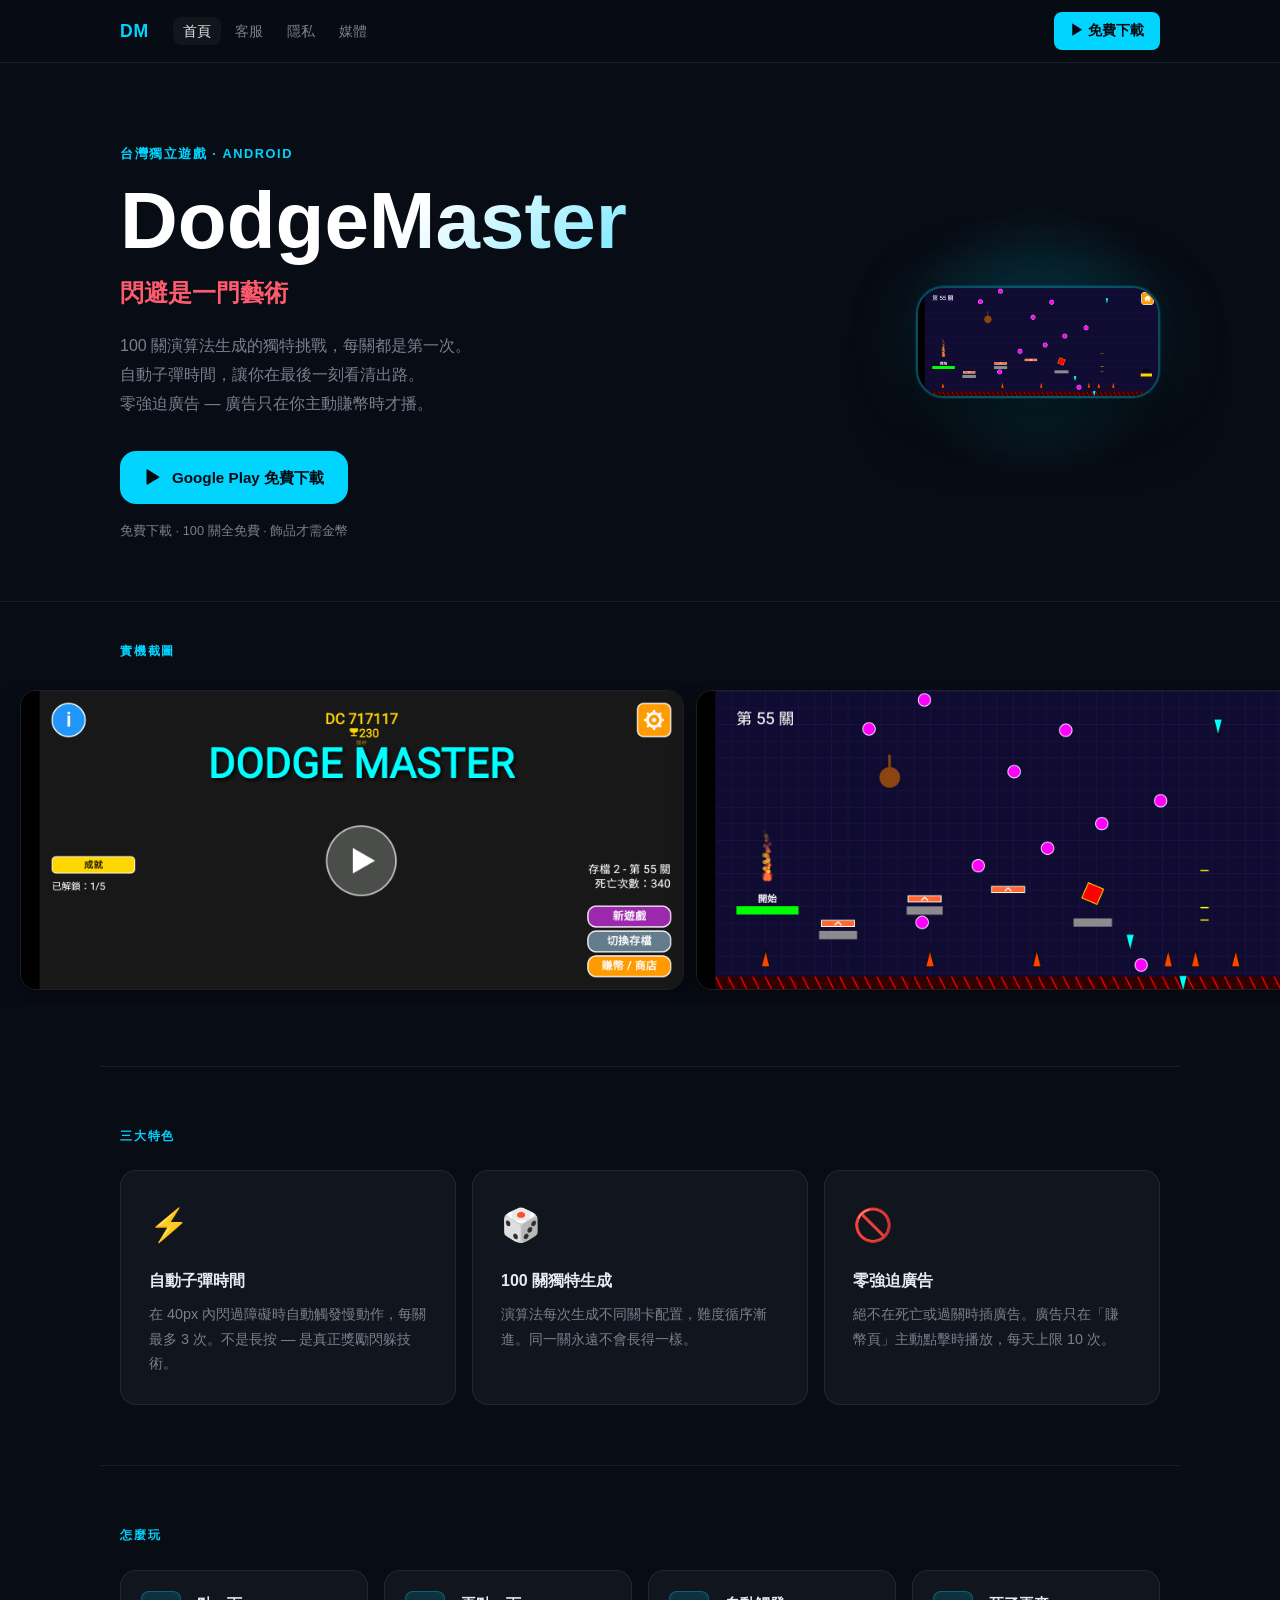
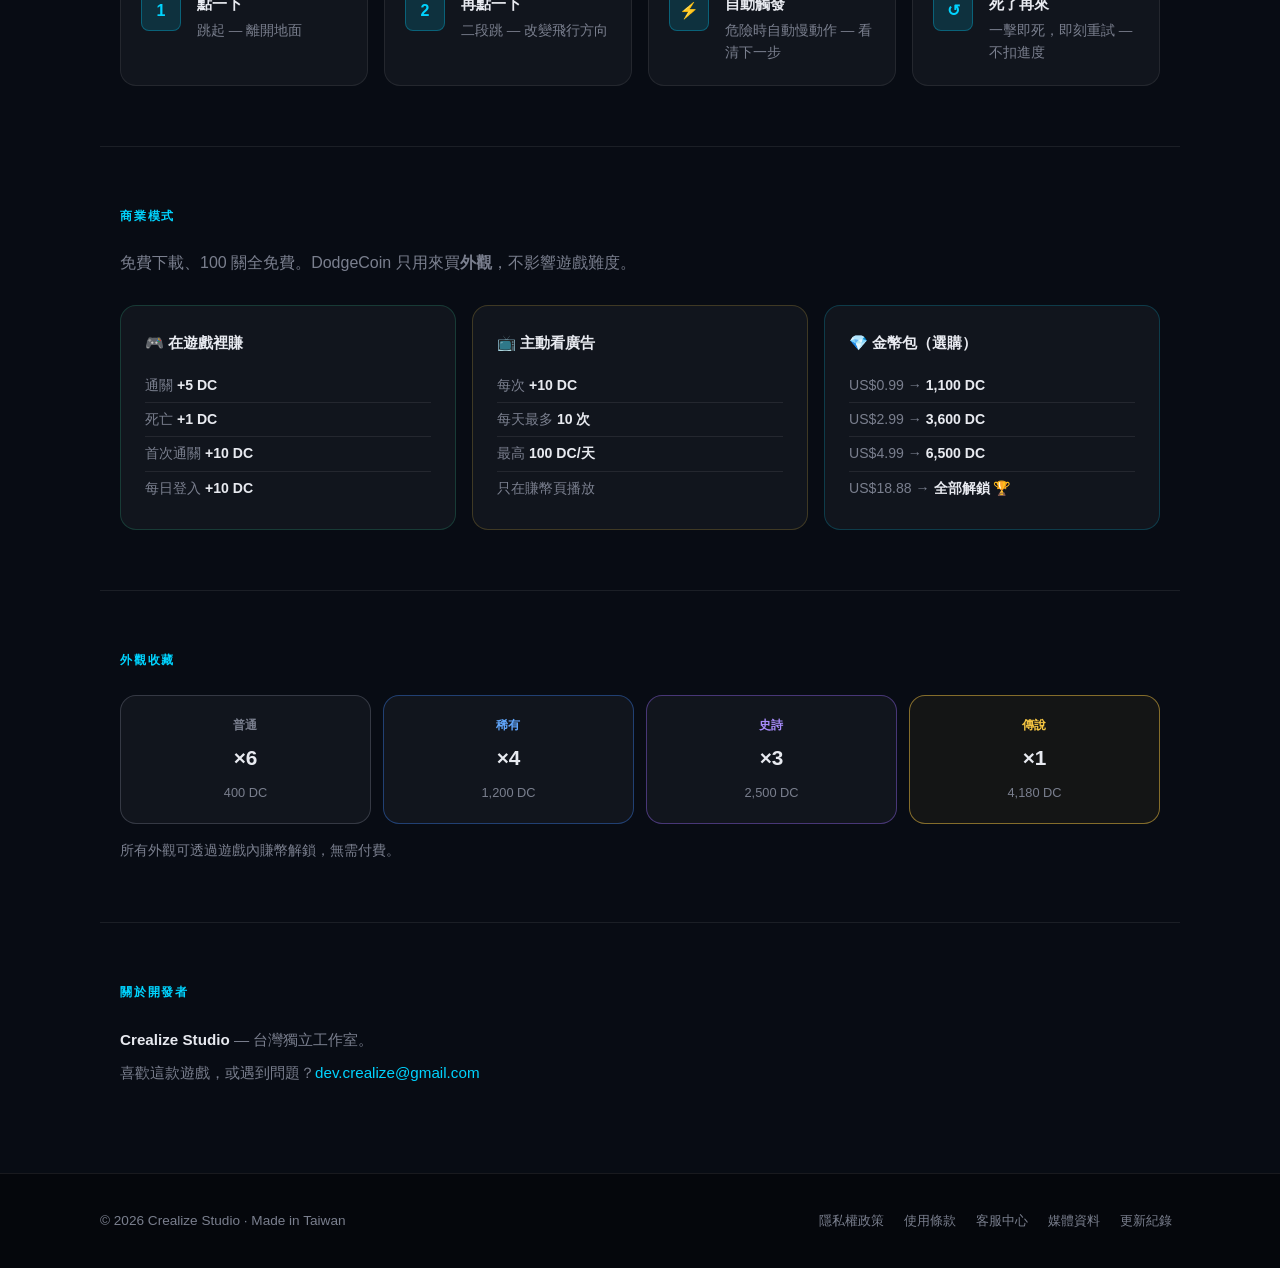
<file: index.html>
<!doctype html>
<html lang="zh-Hant">
<head>
  <meta charset="utf-8">
  <meta name="viewport" content="width=device-width,initial-scale=1">
  <title>DodgeMaster — 閃避是一門藝術</title>
  <meta name="description" content="DodgeMaster：100 關演算法生成精準動作遊戲。自動子彈時間、零強迫廣告、外觀客製化。台灣獨立工作室 Crealize 製作。">
  <link rel="canonical" href="https://cjc305.github.io/DodgeMaster-web/">
  <meta property="og:title" content="DodgeMaster — 閃避是一門藝術">
  <meta property="og:description" content="精準動作遊戲。100 關獨特挑戰 · 自動子彈時間 · 零強迫廣告。">
  <meta property="og:image" content="https://cjc305.github.io/DodgeMaster-web/assets/shots/02-action-blaze.png">
  <meta property="og:locale" content="zh_TW">
  <meta property="og:type" content="website">
  <meta property="og:url" content="https://cjc305.github.io/DodgeMaster-web/">
  <script type="application/ld+json">
  {
    "@context": "https://schema.org",
    "@type": "MobileApplication",
    "name": "DodgeMaster",
    "operatingSystem": "ANDROID",
    "applicationCategory": "GameApplication",
    "offers": { "@type": "Offer", "price": "0", "priceCurrency": "TWD" },
    "publisher": { "@type": "Organization", "name": "Crealize Studio" }
  }
  </script>
  <link rel="stylesheet" href="assets/site.css">
</head>
<body>

  <!-- ── NAV ─────────────────────────────────────────────── -->
  <header class="site-header">
    <nav class="nav-inner" aria-label="主導覽">
      <a class="brand" href="./">DM</a>
      <ul class="nav-links" role="list">
        <li><a href="./" aria-current="page">首頁</a></li>
        <li><a href="support.html">客服</a></li>
        <li><a href="privacy.html">隱私</a></li>
        <li><a href="press.html">媒體</a></li>
      </ul>
      <a class="nav-cta" href="https://play.google.com/store/apps/details?id=com.game.dodgemaster" rel="external" aria-label="前往 Google Play 下載">
        ▶ 免費下載
      </a>
    </nav>
  </header>

  <main>

    <!-- ── HERO ─────────────────────────────────────────── -->
    <section class="hero" aria-labelledby="hero-title">
      <div class="hero-text">
        <p class="hero-eyebrow">台灣獨立遊戲 · Android</p>
        <h1 id="hero-title">DodgeMaster</h1>
        <p class="hero-slogan">閃避是一門藝術</p>
        <p class="hero-desc">
          100 關演算法生成的獨特挑戰，每關都是第一次。<br>
          自動子彈時間，讓你在最後一刻看清出路。<br>
          零強迫廣告 — 廣告只在你主動賺幣時才播。
        </p>
        <div class="hero-cta">
          <a class="btn-primary" href="https://play.google.com/store/apps/details?id=com.game.dodgemaster" rel="external">
            <svg width="20" height="20" viewBox="0 0 24 24" fill="currentColor" aria-hidden="true"><path d="M3 20.5v-17c0-.83 1-.99 1.37-.37l14 8.5c.33.2.33.7 0 .9l-14 8.5C3.99 21.49 3 21.33 3 20.5z"/></svg>
            Google Play 免費下載
          </a>
        </div>
        <p class="hero-note">免費下載 · 100 關全免費 · 飾品才需金幣</p>
      </div>
      <div class="hero-visual" aria-hidden="true">
        <div class="phone-frame">
          <img src="assets/shots/02-action-blaze.png" alt="DodgeMaster 實機截圖" width="280" loading="eager">
        </div>
        <div class="glow-orb"></div>
      </div>
    </section>

    <!-- ── SCREENSHOTS ───────────────────────────────────── -->
    <section class="shots-section" aria-labelledby="shots-title">
      <h2 id="shots-title" class="section-label">實機截圖</h2>
      <div class="shots-scroll" role="list" aria-label="遊戲截圖列表">
        <div role="listitem"><img src="assets/shots/01-home.png"        alt="主畫面" width="180" loading="lazy"></div>
        <div role="listitem"><img src="assets/shots/02-action-blaze.png" alt="動作關卡" width="180" loading="lazy"></div>
        <div role="listitem"><img src="assets/shots/03-how-to-play.png" alt="操作說明" width="180" loading="lazy"></div>
        <div role="listitem"><img src="assets/shots/04-game-over.png"   alt="遊戲結束" width="180" loading="lazy"></div>
        <div role="listitem"><img src="assets/shots/06-shop-cosmetics.png" alt="外觀商店" width="180" loading="lazy"></div>
        <div role="listitem"><img src="assets/shots/07-achievements.png" alt="成就系統" width="180" loading="lazy"></div>
      </div>
    </section>

    <!-- ── FEATURES ──────────────────────────────────────── -->
    <section class="features-section" aria-labelledby="features-title">
      <h2 id="features-title" class="section-label">三大特色</h2>
      <div class="features-grid">

        <article class="feat-card">
          <div class="feat-icon" aria-hidden="true">⚡</div>
          <h3>自動子彈時間</h3>
          <p>在 40px 內閃過障礙時自動觸發慢動作，每關最多 3 次。不是長按 — 是真正獎勵閃躲技術。</p>
        </article>

        <article class="feat-card">
          <div class="feat-icon" aria-hidden="true">🎲</div>
          <h3>100 關獨特生成</h3>
          <p>演算法每次生成不同關卡配置，難度循序漸進。同一關永遠不會長得一樣。</p>
        </article>

        <article class="feat-card">
          <div class="feat-icon" aria-hidden="true">🚫</div>
          <h3>零強迫廣告</h3>
          <p>絕不在死亡或過關時插廣告。廣告只在「賺幣頁」主動點擊時播放，每天上限 10 次。</p>
        </article>

      </div>
    </section>

    <!-- ── HOW TO PLAY ───────────────────────────────────── -->
    <section class="howto-section" aria-labelledby="howto-title">
      <h2 id="howto-title" class="section-label">怎麼玩</h2>
      <div class="howto-grid">
        <div class="howto-step">
          <span class="step-num">1</span>
          <div>
            <strong>點一下</strong>
            <p>跳起 — 離開地面</p>
          </div>
        </div>
        <div class="howto-step">
          <span class="step-num">2</span>
          <div>
            <strong>再點一下</strong>
            <p>二段跳 — 改變飛行方向</p>
          </div>
        </div>
        <div class="howto-step">
          <span class="step-num">⚡</span>
          <div>
            <strong>自動觸發</strong>
            <p>危險時自動慢動作 — 看清下一步</p>
          </div>
        </div>
        <div class="howto-step">
          <span class="step-num">↺</span>
          <div>
            <strong>死了再來</strong>
            <p>一擊即死，即刻重試 — 不扣進度</p>
          </div>
        </div>
      </div>
    </section>

    <!-- ── MONETISATION ──────────────────────────────────── -->
    <section class="money-section" aria-labelledby="money-title">
      <h2 id="money-title" class="section-label">商業模式</h2>
      <p class="money-lead">免費下載、100 關全免費。DodgeCoin 只用來買<strong>外觀</strong>，不影響遊戲難度。</p>

      <div class="money-grid">
        <div class="money-card earn">
          <h3>🎮 在遊戲裡賺</h3>
          <ul>
            <li>通關 <strong>+5 DC</strong></li>
            <li>死亡 <strong>+1 DC</strong></li>
            <li>首次通關 <strong>+10 DC</strong></li>
            <li>每日登入 <strong>+10 DC</strong></li>
          </ul>
        </div>
        <div class="money-card ads">
          <h3>📺 主動看廣告</h3>
          <ul>
            <li>每次 <strong>+10 DC</strong></li>
            <li>每天最多 <strong>10 次</strong></li>
            <li>最高 <strong>100 DC/天</strong></li>
            <li>只在賺幣頁播放</li>
          </ul>
        </div>
        <div class="money-card iap">
          <h3>💎 金幣包（選購）</h3>
          <ul>
            <li>US$0.99 → <strong>1,100 DC</strong></li>
            <li>US$2.99 → <strong>3,600 DC</strong></li>
            <li>US$4.99 → <strong>6,500 DC</strong></li>
            <li>US$18.88 → <strong>全部解鎖</strong> 🏆</li>
          </ul>
        </div>
      </div>
    </section>

    <!-- ── COSMETICS ─────────────────────────────────────── -->
    <section class="cosmetics-section" aria-labelledby="cosmetics-title">
      <h2 id="cosmetics-title" class="section-label">外觀收藏</h2>
      <div class="rarity-grid">
        <div class="rarity-item common">
          <span class="rarity-label">普通</span>
          <span class="rarity-count">×6</span>
          <span class="rarity-price">400 DC</span>
        </div>
        <div class="rarity-item rare">
          <span class="rarity-label">稀有</span>
          <span class="rarity-count">×4</span>
          <span class="rarity-price">1,200 DC</span>
        </div>
        <div class="rarity-item epic">
          <span class="rarity-label">史詩</span>
          <span class="rarity-count">×3</span>
          <span class="rarity-price">2,500 DC</span>
        </div>
        <div class="rarity-item legend">
          <span class="rarity-label">傳說</span>
          <span class="rarity-count">×1</span>
          <span class="rarity-price">4,180 DC</span>
        </div>
      </div>
      <p class="cosmetics-note">所有外觀可透過遊戲內賺幣解鎖，無需付費。</p>
    </section>

    <!-- ── ABOUT ─────────────────────────────────────────── -->
    <section class="about-section" aria-labelledby="about-title">
      <h2 id="about-title" class="section-label">關於開發者</h2>
      <p><strong>Crealize Studio</strong> — 台灣獨立工作室。</p>
      <p>喜歡這款遊戲，或遇到問題？<a href="mailto:dev.crealize@gmail.com">dev.crealize@gmail.com</a></p>
    </section>

  </main>

  <!-- ── FOOTER ────────────────────────────────────────── -->
  <footer class="site-footer">
    <div class="footer-inner">
      <p class="footer-brand">© 2026 Crealize Studio · Made in Taiwan</p>
      <nav class="footer-links" aria-label="頁尾導覽">
        <a href="privacy.html">隱私權政策</a>
        <a href="terms.html">使用條款</a>
        <a href="support.html">客服中心</a>
        <a href="press.html">媒體資料</a>
        <a href="changelog.html">更新紀錄</a>
      </nav>
    </div>
  </footer>

</body>
</html>
</file>
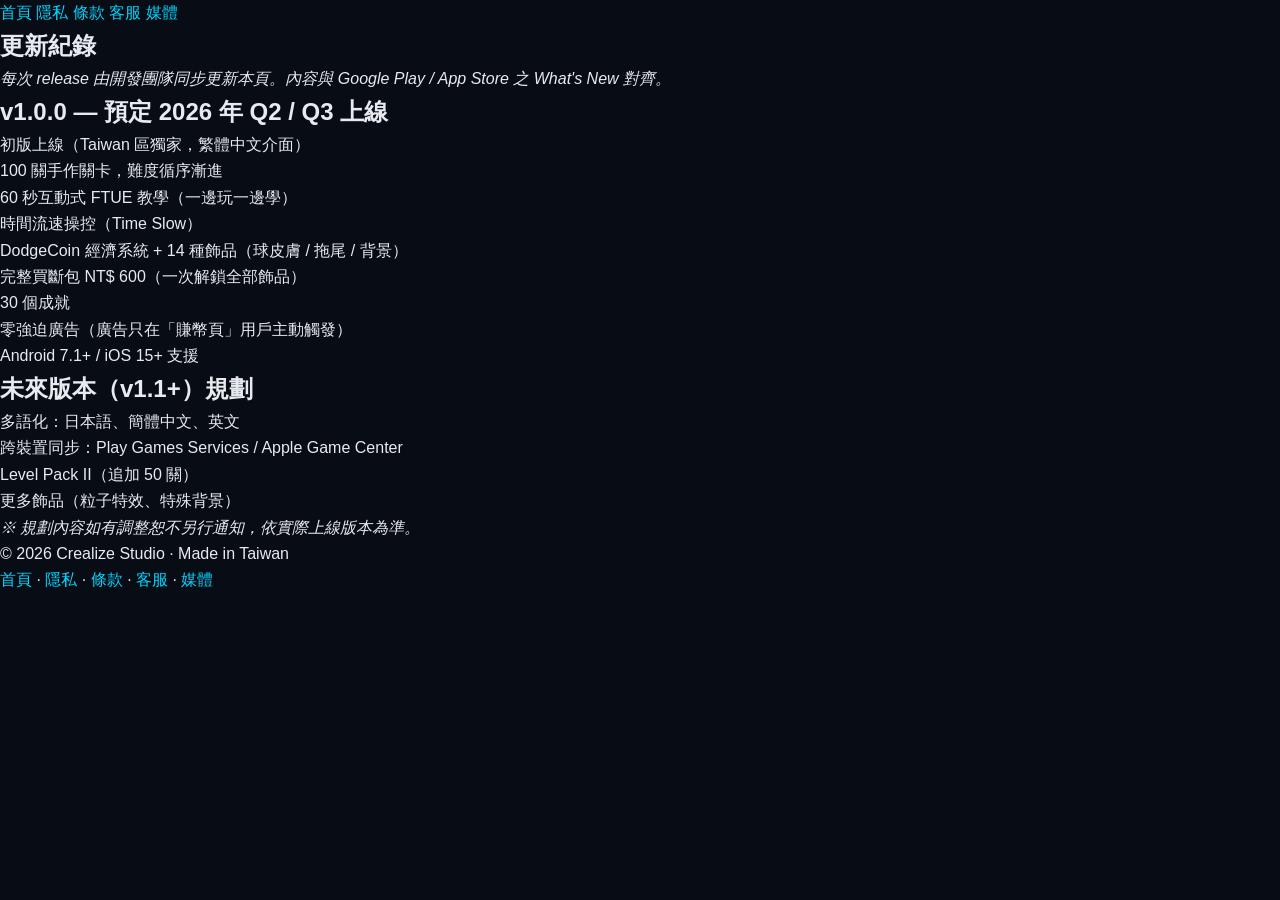
<file: changelog.html>
<!doctype html>
<html lang="zh-Hant">
<head>
  <meta charset="utf-8">
  <meta name="viewport" content="width=device-width,initial-scale=1">
  <title>更新紀錄 — DodgeMaster</title>
  <meta name="description" content="DodgeMaster 版本更新紀錄。">
  <link rel="canonical" href="https://cjc305.github.io/DodgeMaster-web/changelog.html">
  <link rel="stylesheet" href="assets/site.css">
</head>
<body>
  <header>
    <nav aria-label="主導覽">
      <a href="./">首頁</a>
      <a href="privacy.html">隱私</a>
      <a href="terms.html">條款</a>
      <a href="support.html">客服</a>
      <a href="press.html">媒體</a>
    </nav>
  </header>

  <main>
    <article>
      <h1>更新紀錄</h1>
      <p><em>每次 release 由開發團隊同步更新本頁。內容與 Google Play / App Store 之 What's New 對齊。</em></p>

      <section>
        <h2>v1.0.0 — 預定 2026 年 Q2 / Q3 上線</h2>
        <ul>
          <li>初版上線（Taiwan 區獨家，繁體中文介面）</li>
          <li>100 關手作關卡，難度循序漸進</li>
          <li>60 秒互動式 FTUE 教學（一邊玩一邊學）</li>
          <li>時間流速操控（Time Slow）</li>
          <li>DodgeCoin 經濟系統 + 14 種飾品（球皮膚 / 拖尾 / 背景）</li>
          <li>完整買斷包 NT$ 600（一次解鎖全部飾品）</li>
          <li>30 個成就</li>
          <li>零強迫廣告（廣告只在「賺幣頁」用戶主動觸發）</li>
          <li>Android 7.1+ / iOS 15+ 支援</li>
        </ul>
      </section>

      <section>
        <h2>未來版本（v1.1+）規劃</h2>
        <ul>
          <li>多語化：日本語、簡體中文、英文</li>
          <li>跨裝置同步：Play Games Services / Apple Game Center</li>
          <li>Level Pack II（追加 50 關）</li>
          <li>更多飾品（粒子特效、特殊背景）</li>
        </ul>
        <p><em>※ 規劃內容如有調整恕不另行通知，依實際上線版本為準。</em></p>
      </section>
    </article>
  </main>

  <footer>
    <p>© 2026 Crealize Studio · Made in Taiwan</p>
    <p>
      <a href="./">首頁</a> ·
      <a href="privacy.html">隱私</a> ·
      <a href="terms.html">條款</a> ·
      <a href="support.html">客服</a> ·
      <a href="press.html">媒體</a>
    </p>
  </footer>
</body>
</html>
</file>
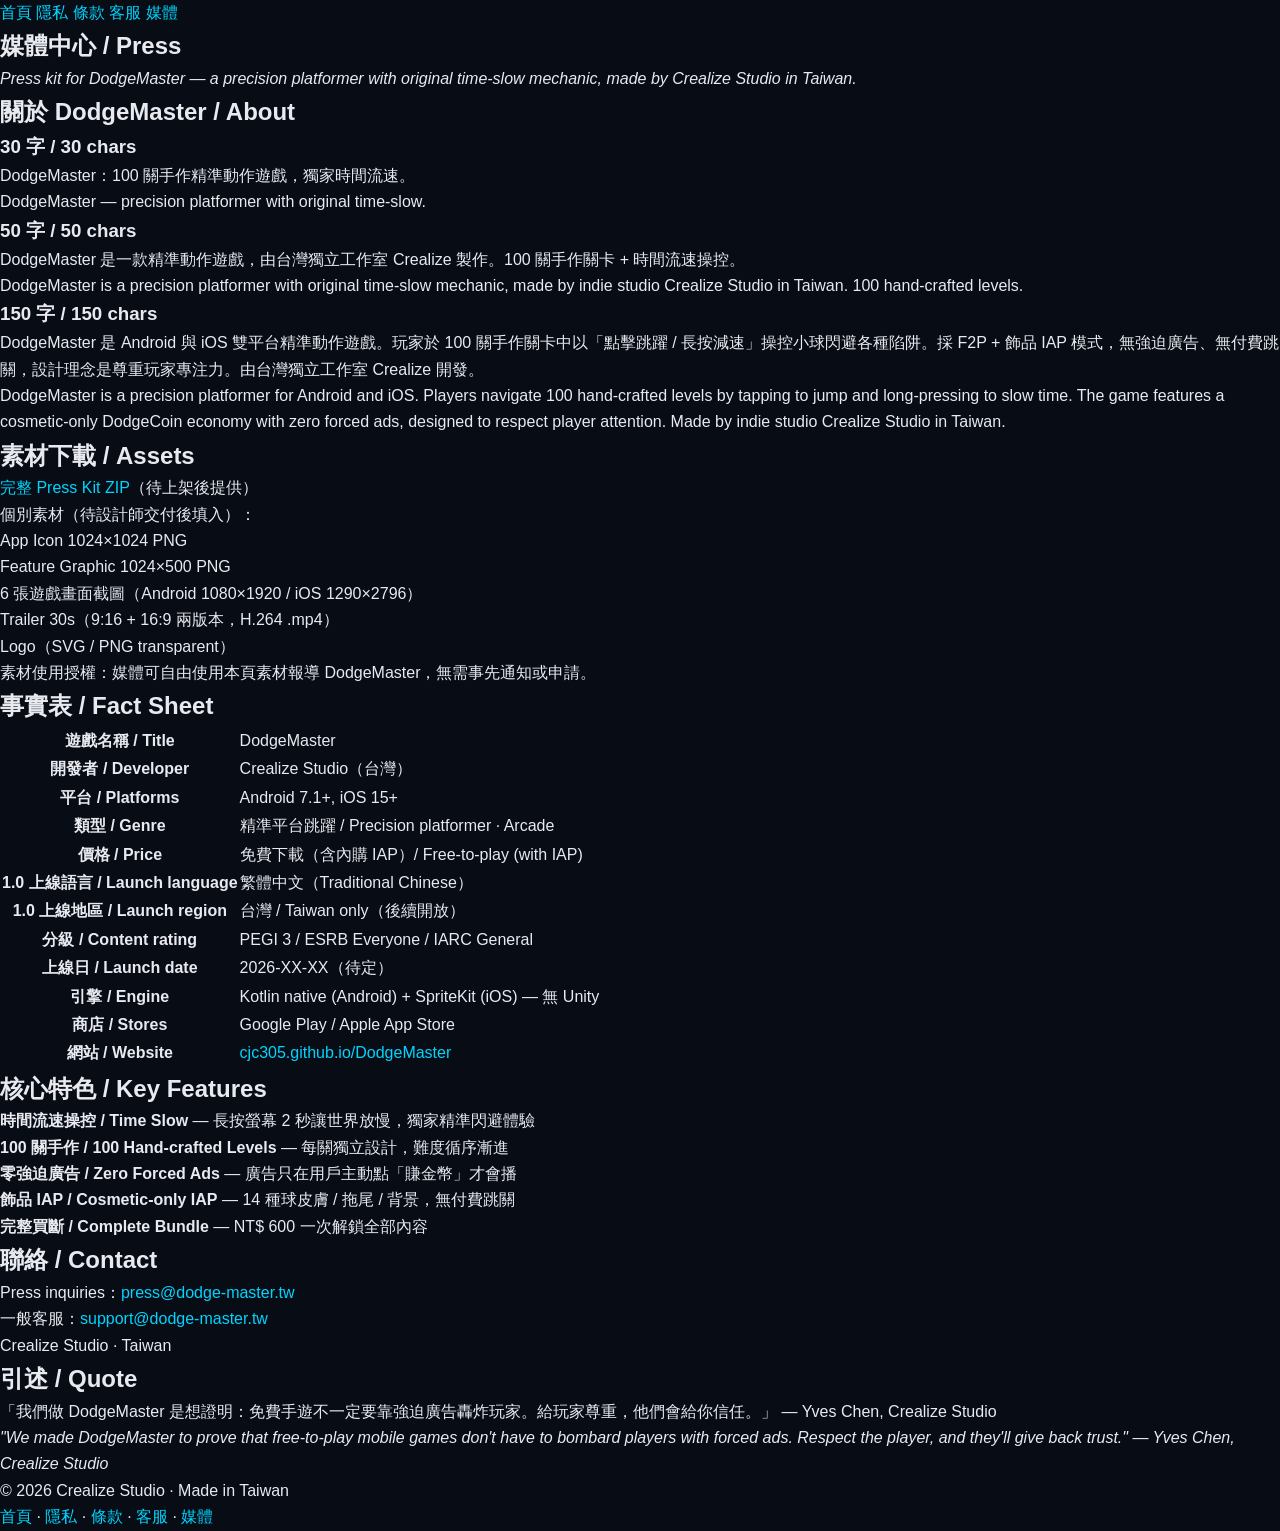
<file: press.html>
<!doctype html>
<html lang="zh-Hant">
<head>
  <meta charset="utf-8">
  <meta name="viewport" content="width=device-width,initial-scale=1">
  <title>媒體中心 — DodgeMaster</title>
  <meta name="description" content="DodgeMaster press kit — 高解析素材、boilerplate、開發者聯絡資訊。Press inquiries welcome.">
  <link rel="canonical" href="https://cjc305.github.io/DodgeMaster-web/press.html">
  <link rel="stylesheet" href="assets/site.css">
</head>
<body>
  <header>
    <nav aria-label="主導覽">
      <a href="./">首頁</a>
      <a href="privacy.html">隱私</a>
      <a href="terms.html">條款</a>
      <a href="support.html">客服</a>
      <a href="press.html" aria-current="page">媒體</a>
    </nav>
  </header>

  <main>
    <article>
      <h1>媒體中心 / Press</h1>
      <p lang="en"><em>Press kit for DodgeMaster — a precision platformer with original time-slow mechanic, made by Crealize Studio in Taiwan.</em></p>

      <section>
        <h2>關於 DodgeMaster / About</h2>

        <h3>30 字 / 30 chars</h3>
        <p class="boilerplate-30" lang="zh-Hant">DodgeMaster：100 關手作精準動作遊戲，獨家時間流速。</p>
        <p class="boilerplate-30" lang="en">DodgeMaster — precision platformer with original time-slow.</p>

        <h3>50 字 / 50 chars</h3>
        <p class="boilerplate-50" lang="zh-Hant">DodgeMaster 是一款精準動作遊戲，由台灣獨立工作室 Crealize 製作。100 關手作關卡 + 時間流速操控。</p>
        <p class="boilerplate-50" lang="en">DodgeMaster is a precision platformer with original time-slow mechanic, made by indie studio Crealize Studio in Taiwan. 100 hand-crafted levels.</p>

        <h3>150 字 / 150 chars</h3>
        <p class="boilerplate-150" lang="zh-Hant">DodgeMaster 是 Android 與 iOS 雙平台精準動作遊戲。玩家於 100 關手作關卡中以「點擊跳躍 / 長按減速」操控小球閃避各種陷阱。採 F2P + 飾品 IAP 模式，無強迫廣告、無付費跳關，設計理念是尊重玩家專注力。由台灣獨立工作室 Crealize 開發。</p>
        <p class="boilerplate-150" lang="en">DodgeMaster is a precision platformer for Android and iOS. Players navigate 100 hand-crafted levels by tapping to jump and long-pressing to slow time. The game features a cosmetic-only DodgeCoin economy with zero forced ads, designed to respect player attention. Made by indie studio Crealize Studio in Taiwan.</p>
      </section>

      <section id="assets">
        <h2>素材下載 / Assets</h2>
        <ul>
          <li><a href="press-kit.zip" download>完整 Press Kit ZIP</a>（待上架後提供）</li>
          <li>個別素材（待設計師交付後填入）：
            <ul>
              <li>App Icon 1024×1024 PNG</li>
              <li>Feature Graphic 1024×500 PNG</li>
              <li>6 張遊戲畫面截圖（Android 1080×1920 / iOS 1290×2796）</li>
              <li>Trailer 30s（9:16 + 16:9 兩版本，H.264 .mp4）</li>
              <li>Logo（SVG / PNG transparent）</li>
            </ul>
          </li>
        </ul>
        <p>素材使用授權：媒體可自由使用本頁素材報導 DodgeMaster，無需事先通知或申請。</p>
      </section>

      <section id="fact-sheet">
        <h2>事實表 / Fact Sheet</h2>
        <table>
          <tbody>
            <tr><th>遊戲名稱 / Title</th><td>DodgeMaster</td></tr>
            <tr><th>開發者 / Developer</th><td>Crealize Studio（台灣）</td></tr>
            <tr><th>平台 / Platforms</th><td>Android 7.1+, iOS 15+</td></tr>
            <tr><th>類型 / Genre</th><td>精準平台跳躍 / Precision platformer · Arcade</td></tr>
            <tr><th>價格 / Price</th><td>免費下載（含內購 IAP）/ Free-to-play (with IAP)</td></tr>
            <tr><th>1.0 上線語言 / Launch language</th><td>繁體中文（Traditional Chinese）</td></tr>
            <tr><th>1.0 上線地區 / Launch region</th><td>台灣 / Taiwan only（後續開放）</td></tr>
            <tr><th>分級 / Content rating</th><td>PEGI 3 / ESRB Everyone / IARC General</td></tr>
            <tr><th>上線日 / Launch date</th><td>2026-XX-XX（待定）</td></tr>
            <tr><th>引擎 / Engine</th><td>Kotlin native (Android) + SpriteKit (iOS) — 無 Unity</td></tr>
            <tr><th>商店 / Stores</th><td>Google Play / Apple App Store</td></tr>
            <tr><th>網站 / Website</th><td><a href="./">cjc305.github.io/DodgeMaster</a></td></tr>
          </tbody>
        </table>
      </section>

      <section id="features">
        <h2>核心特色 / Key Features</h2>
        <ul>
          <li><strong>時間流速操控 / Time Slow</strong> — 長按螢幕 2 秒讓世界放慢，獨家精準閃避體驗</li>
          <li><strong>100 關手作 / 100 Hand-crafted Levels</strong> — 每關獨立設計，難度循序漸進</li>
          <li><strong>零強迫廣告 / Zero Forced Ads</strong> — 廣告只在用戶主動點「賺金幣」才會播</li>
          <li><strong>飾品 IAP / Cosmetic-only IAP</strong> — 14 種球皮膚 / 拖尾 / 背景，無付費跳關</li>
          <li><strong>完整買斷 / Complete Bundle</strong> — NT$ 600 一次解鎖全部內容</li>
        </ul>
      </section>

      <section id="contact">
        <h2>聯絡 / Contact</h2>
        <ul>
          <li>Press inquiries：<a href="mailto:press@dodge-master.tw">press@dodge-master.tw</a></li>
          <li>一般客服：<a href="mailto:support@dodge-master.tw">support@dodge-master.tw</a></li>
          <li>Crealize Studio · Taiwan</li>
        </ul>
      </section>

      <section id="quote">
        <h2>引述 / Quote</h2>
        <blockquote>
          <p>「我們做 DodgeMaster 是想證明：免費手遊不一定要靠強迫廣告轟炸玩家。給玩家尊重，他們會給你信任。」 — Yves Chen, Crealize Studio</p>
        </blockquote>
        <p lang="en"><em>"We made DodgeMaster to prove that free-to-play mobile games don't have to bombard players with forced ads. Respect the player, and they'll give back trust." — Yves Chen, Crealize Studio</em></p>
      </section>
    </article>
  </main>

  <footer>
    <p>© 2026 Crealize Studio · Made in Taiwan</p>
    <p>
      <a href="./">首頁</a> ·
      <a href="privacy.html">隱私</a> ·
      <a href="terms.html">條款</a> ·
      <a href="support.html">客服</a> ·
      <a href="press.html">媒體</a>
    </p>
  </footer>
</body>
</html>
</file>
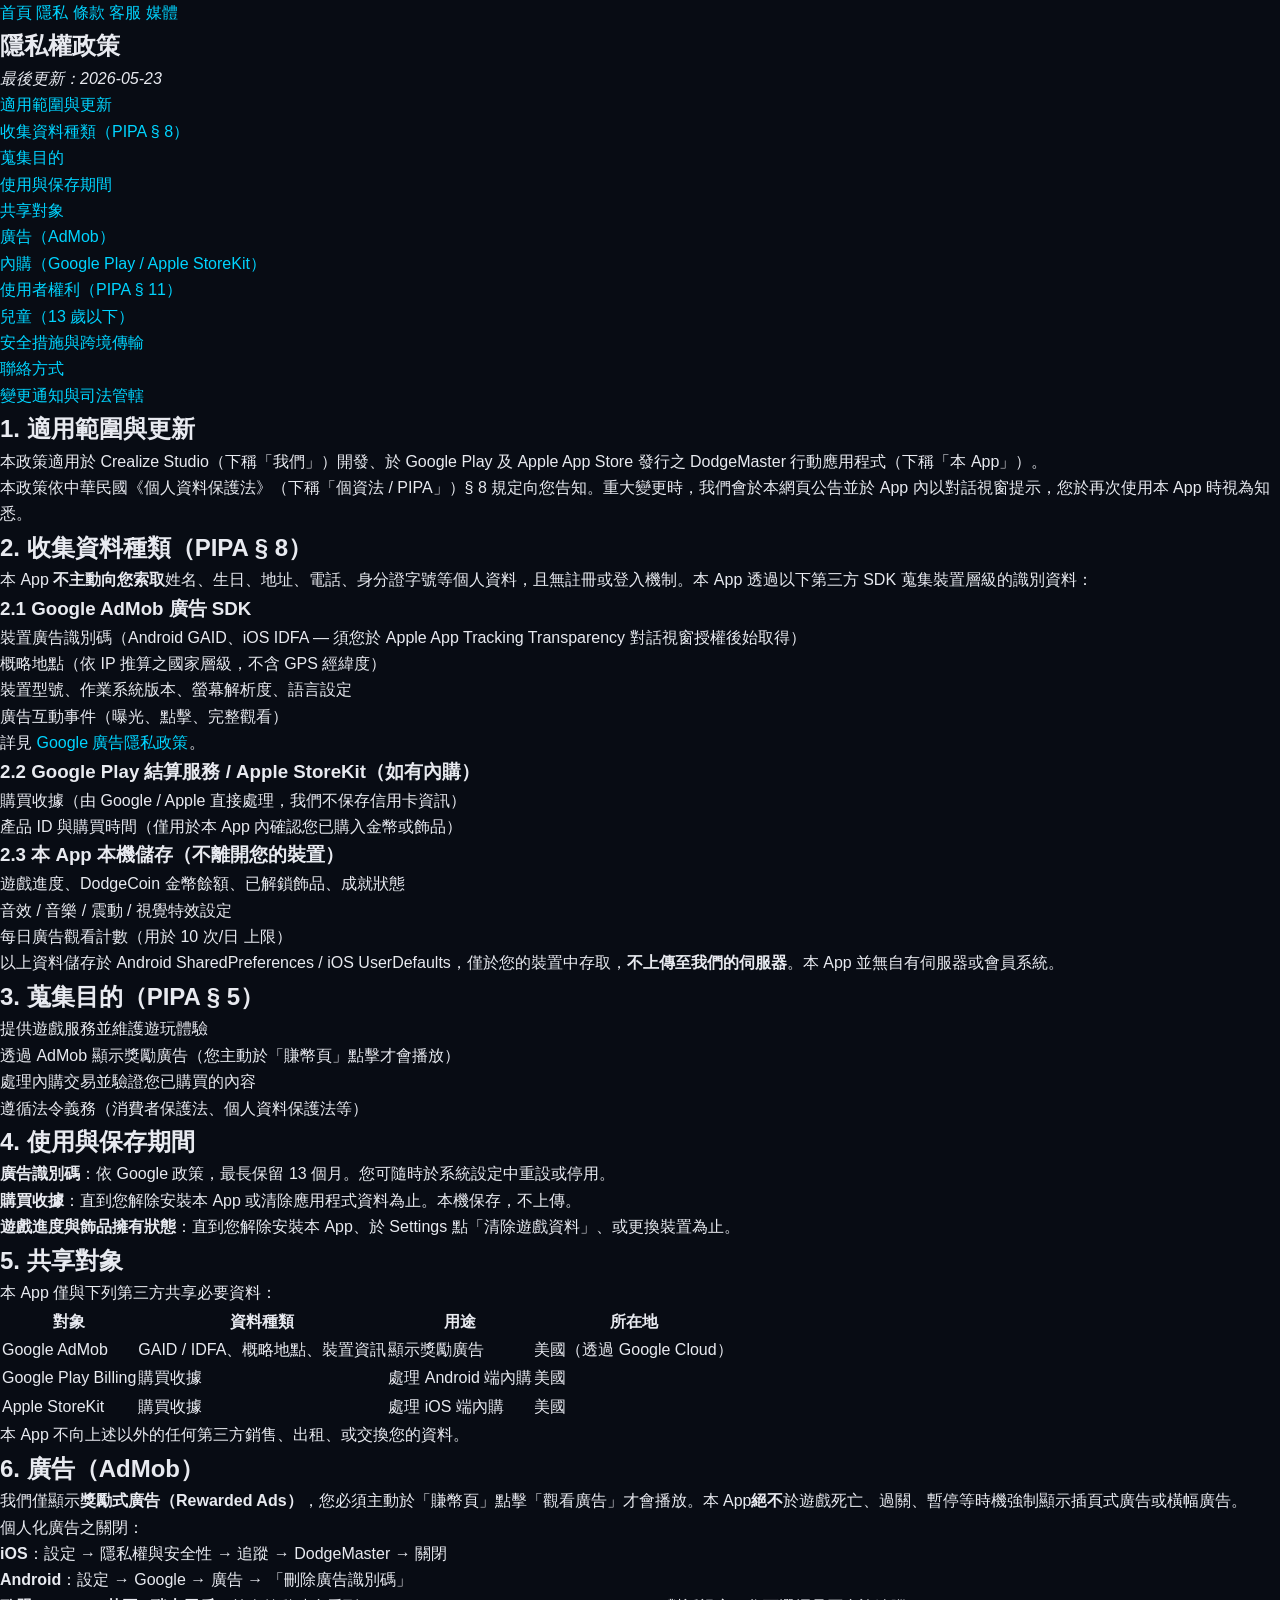
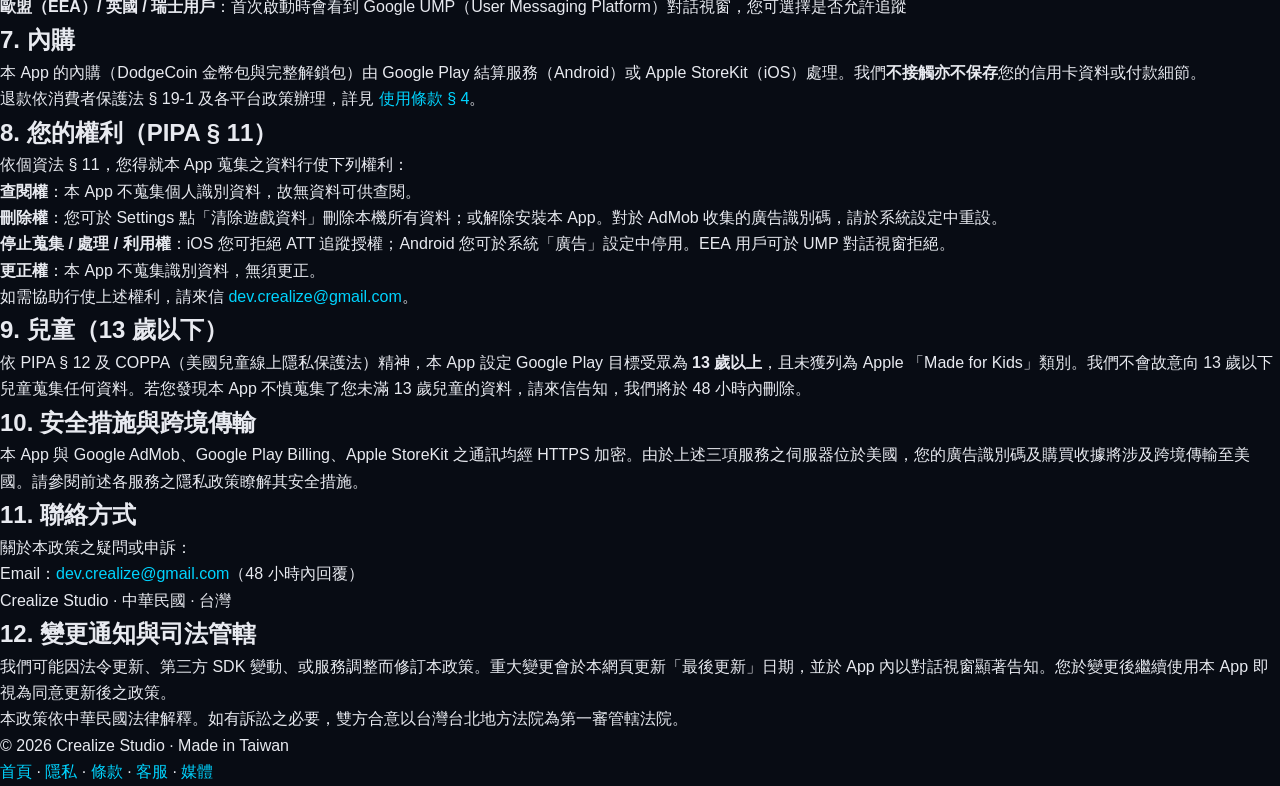
<file: privacy.html>
<!doctype html>
<html lang="zh-Hant">
<head>
  <meta charset="utf-8">
  <meta name="viewport" content="width=device-width,initial-scale=1">
  <title>隱私權政策 — DodgeMaster</title>
  <meta name="description" content="DodgeMaster 隱私權政策。依中華民國《個人資料保護法》§ 8 告知義務。">
  <link rel="canonical" href="https://cjc305.github.io/DodgeMaster-web/privacy.html">
  <link rel="stylesheet" href="assets/site.css">
</head>
<body>
  <header>
    <nav aria-label="主導覽">
      <a href="./">首頁</a>
      <a href="privacy.html" aria-current="page">隱私</a>
      <a href="terms.html">條款</a>
      <a href="support.html">客服</a>
      <a href="press.html">媒體</a>
    </nav>
  </header>

  <main>
    <article>
      <h1>隱私權政策</h1>
      <p><em>最後更新：2026-05-23</em></p>

      <nav aria-label="本頁目錄">
        <ol>
          <li><a href="#scope">適用範圍與更新</a></li>
          <li><a href="#data-types">收集資料種類（PIPA § 8）</a></li>
          <li><a href="#purpose">蒐集目的</a></li>
          <li><a href="#retention">使用與保存期間</a></li>
          <li><a href="#sharing">共享對象</a></li>
          <li><a href="#advertising">廣告（AdMob）</a></li>
          <li><a href="#iap">內購（Google Play / Apple StoreKit）</a></li>
          <li><a href="#rights">使用者權利（PIPA § 11）</a></li>
          <li><a href="#children">兒童（13 歲以下）</a></li>
          <li><a href="#security">安全措施與跨境傳輸</a></li>
          <li><a href="#contact">聯絡方式</a></li>
          <li><a href="#changes">變更通知與司法管轄</a></li>
        </ol>
      </nav>

      <section id="scope">
        <h2>1. 適用範圍與更新</h2>
        <p>本政策適用於 Crealize Studio（下稱「我們」）開發、於 Google Play 及 Apple App Store 發行之 DodgeMaster 行動應用程式（下稱「本 App」）。</p>
        <p>本政策依中華民國《個人資料保護法》（下稱「個資法 / PIPA」）§ 8 規定向您告知。重大變更時，我們會於本網頁公告並於 App 內以對話視窗提示，您於再次使用本 App 時視為知悉。</p>
      </section>

      <section id="data-types">
        <h2>2. 收集資料種類（PIPA § 8）</h2>
        <p>本 App <strong>不主動向您索取</strong>姓名、生日、地址、電話、身分證字號等個人資料，且無註冊或登入機制。本 App 透過以下第三方 SDK 蒐集裝置層級的識別資料：</p>

        <h3>2.1 Google AdMob 廣告 SDK</h3>
        <ul>
          <li>裝置廣告識別碼（Android GAID、iOS IDFA — 須您於 Apple App Tracking Transparency 對話視窗授權後始取得）</li>
          <li>概略地點（依 IP 推算之國家層級，不含 GPS 經緯度）</li>
          <li>裝置型號、作業系統版本、螢幕解析度、語言設定</li>
          <li>廣告互動事件（曝光、點擊、完整觀看）</li>
        </ul>
        <p>詳見 <a href="https://policies.google.com/technologies/ads" rel="external nofollow">Google 廣告隱私政策</a>。</p>

        <h3>2.2 Google Play 結算服務 / Apple StoreKit（如有內購）</h3>
        <ul>
          <li>購買收據（由 Google / Apple 直接處理，我們不保存信用卡資訊）</li>
          <li>產品 ID 與購買時間（僅用於本 App 內確認您已購入金幣或飾品）</li>
        </ul>

        <h3>2.3 本 App 本機儲存（不離開您的裝置）</h3>
        <ul>
          <li>遊戲進度、DodgeCoin 金幣餘額、已解鎖飾品、成就狀態</li>
          <li>音效 / 音樂 / 震動 / 視覺特效設定</li>
          <li>每日廣告觀看計數（用於 10 次/日 上限）</li>
        </ul>
        <p>以上資料儲存於 Android SharedPreferences / iOS UserDefaults，僅於您的裝置中存取，<strong>不上傳至我們的伺服器</strong>。本 App 並無自有伺服器或會員系統。</p>
      </section>

      <section id="purpose">
        <h2>3. 蒐集目的（PIPA § 5）</h2>
        <ul>
          <li>提供遊戲服務並維護遊玩體驗</li>
          <li>透過 AdMob 顯示獎勵廣告（您主動於「賺幣頁」點擊才會播放）</li>
          <li>處理內購交易並驗證您已購買的內容</li>
          <li>遵循法令義務（消費者保護法、個人資料保護法等）</li>
        </ul>
      </section>

      <section id="retention">
        <h2>4. 使用與保存期間</h2>
        <ul>
          <li><strong>廣告識別碼</strong>：依 Google 政策，最長保留 13 個月。您可隨時於系統設定中重設或停用。</li>
          <li><strong>購買收據</strong>：直到您解除安裝本 App 或清除應用程式資料為止。本機保存，不上傳。</li>
          <li><strong>遊戲進度與飾品擁有狀態</strong>：直到您解除安裝本 App、於 Settings 點「清除遊戲資料」、或更換裝置為止。</li>
        </ul>
      </section>

      <section id="sharing">
        <h2>5. 共享對象</h2>
        <p>本 App 僅與下列第三方共享必要資料：</p>
        <table>
          <thead>
            <tr><th>對象</th><th>資料種類</th><th>用途</th><th>所在地</th></tr>
          </thead>
          <tbody>
            <tr><td>Google AdMob</td><td>GAID / IDFA、概略地點、裝置資訊</td><td>顯示獎勵廣告</td><td>美國（透過 Google Cloud）</td></tr>
            <tr><td>Google Play Billing</td><td>購買收據</td><td>處理 Android 端內購</td><td>美國</td></tr>
            <tr><td>Apple StoreKit</td><td>購買收據</td><td>處理 iOS 端內購</td><td>美國</td></tr>
          </tbody>
        </table>
        <p>本 App 不向上述以外的任何第三方銷售、出租、或交換您的資料。</p>
      </section>

      <section id="advertising">
        <h2>6. 廣告（AdMob）</h2>
        <p>我們僅顯示<strong>獎勵式廣告（Rewarded Ads）</strong>，您必須主動於「賺幣頁」點擊「觀看廣告」才會播放。本 App<strong>絕不</strong>於遊戲死亡、過關、暫停等時機強制顯示插頁式廣告或橫幅廣告。</p>
        <p>個人化廣告之關閉：</p>
        <ul>
          <li><strong>iOS</strong>：設定 → 隱私權與安全性 → 追蹤 → DodgeMaster → 關閉</li>
          <li><strong>Android</strong>：設定 → Google → 廣告 → 「刪除廣告識別碼」</li>
          <li><strong>歐盟（EEA）/ 英國 / 瑞士用戶</strong>：首次啟動時會看到 Google UMP（User Messaging Platform）對話視窗，您可選擇是否允許追蹤</li>
        </ul>
      </section>

      <section id="iap">
        <h2>7. 內購</h2>
        <p>本 App 的內購（DodgeCoin 金幣包與完整解鎖包）由 Google Play 結算服務（Android）或 Apple StoreKit（iOS）處理。我們<strong>不接觸亦不保存</strong>您的信用卡資料或付款細節。</p>
        <p>退款依消費者保護法 § 19-1 及各平台政策辦理，詳見 <a href="terms.html#refund">使用條款 § 4</a>。</p>
      </section>

      <section id="rights">
        <h2>8. 您的權利（PIPA § 11）</h2>
        <p>依個資法 § 11，您得就本 App 蒐集之資料行使下列權利：</p>
        <ul>
          <li><strong>查閱權</strong>：本 App 不蒐集個人識別資料，故無資料可供查閱。</li>
          <li><strong>刪除權</strong>：您可於 Settings 點「清除遊戲資料」刪除本機所有資料；或解除安裝本 App。對於 AdMob 收集的廣告識別碼，請於系統設定中重設。</li>
          <li><strong>停止蒐集 / 處理 / 利用權</strong>：iOS 您可拒絕 ATT 追蹤授權；Android 您可於系統「廣告」設定中停用。EEA 用戶可於 UMP 對話視窗拒絕。</li>
          <li><strong>更正權</strong>：本 App 不蒐集識別資料，無須更正。</li>
        </ul>
        <p>如需協助行使上述權利，請來信 <a href="mailto:dev.crealize@gmail.com">dev.crealize@gmail.com</a>。</p>
      </section>

      <section id="children">
        <h2>9. 兒童（13 歲以下）</h2>
        <p>依 PIPA § 12 及 COPPA（美國兒童線上隱私保護法）精神，本 App 設定 Google Play 目標受眾為 <strong>13 歲以上</strong>，且未獲列為 Apple 「Made for Kids」類別。我們不會故意向 13 歲以下兒童蒐集任何資料。若您發現本 App 不慎蒐集了您未滿 13 歲兒童的資料，請來信告知，我們將於 48 小時內刪除。</p>
      </section>

      <section id="security">
        <h2>10. 安全措施與跨境傳輸</h2>
        <p>本 App 與 Google AdMob、Google Play Billing、Apple StoreKit 之通訊均經 HTTPS 加密。由於上述三項服務之伺服器位於美國，您的廣告識別碼及購買收據將涉及跨境傳輸至美國。請參閱前述各服務之隱私政策瞭解其安全措施。</p>
      </section>

      <section id="contact">
        <h2>11. 聯絡方式</h2>
        <p>關於本政策之疑問或申訴：</p>
        <ul>
          <li>Email：<a href="mailto:dev.crealize@gmail.com">dev.crealize@gmail.com</a>（48 小時內回覆）</li>
          <li>Crealize Studio · 中華民國 · 台灣</li>
        </ul>
      </section>

      <section id="changes">
        <h2>12. 變更通知與司法管轄</h2>
        <p>我們可能因法令更新、第三方 SDK 變動、或服務調整而修訂本政策。重大變更會於本網頁更新「最後更新」日期，並於 App 內以對話視窗顯著告知。您於變更後繼續使用本 App 即視為同意更新後之政策。</p>
        <p>本政策依中華民國法律解釋。如有訴訟之必要，雙方合意以台灣台北地方法院為第一審管轄法院。</p>
      </section>
    </article>
  </main>

  <footer>
    <p>© 2026 Crealize Studio · Made in Taiwan</p>
    <p>
      <a href="./">首頁</a> ·
      <a href="privacy.html">隱私</a> ·
      <a href="terms.html">條款</a> ·
      <a href="support.html">客服</a> ·
      <a href="press.html">媒體</a>
    </p>
  </footer>
</body>
</html>
</file>
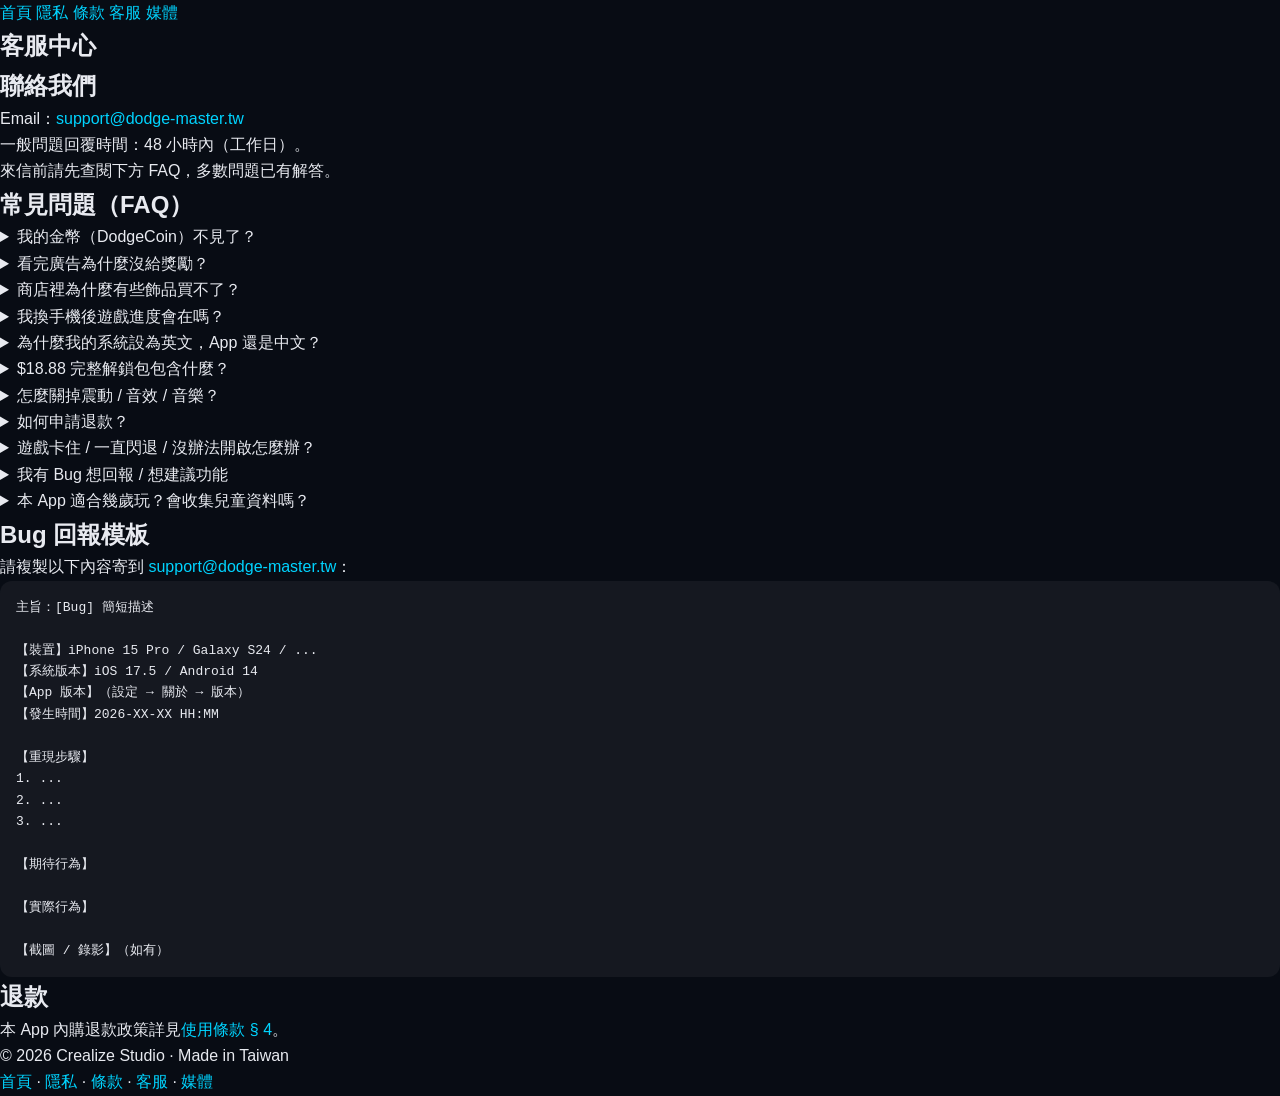
<file: support.html>
<!doctype html>
<html lang="zh-Hant">
<head>
  <meta charset="utf-8">
  <meta name="viewport" content="width=device-width,initial-scale=1">
  <title>客服中心 — DodgeMaster</title>
  <meta name="description" content="DodgeMaster 客服中心 — FAQ、Bug 回報、退款管道。">
  <link rel="canonical" href="https://cjc305.github.io/DodgeMaster-web/support.html">
  <link rel="stylesheet" href="assets/site.css">
</head>
<body>
  <header>
    <nav aria-label="主導覽">
      <a href="./">首頁</a>
      <a href="privacy.html">隱私</a>
      <a href="terms.html">條款</a>
      <a href="support.html" aria-current="page">客服</a>
      <a href="press.html">媒體</a>
    </nav>
  </header>

  <main>
    <article>
      <h1>客服中心</h1>

      <section id="contact">
        <h2>聯絡我們</h2>
        <p>Email：<a href="mailto:support@dodge-master.tw">support@dodge-master.tw</a></p>
        <p>一般問題回覆時間：48 小時內（工作日）。</p>
        <p>來信前請先查閱下方 FAQ，多數問題已有解答。</p>
      </section>

      <section id="faq">
        <h2>常見問題（FAQ）</h2>

        <details>
          <summary>我的金幣（DodgeCoin）不見了？</summary>
          <p>DodgeMaster 之遊戲資料儲存於您的裝置本機（Android SharedPreferences / iOS UserDefaults），不會自動同步雲端。以下情況會導致資料消失：</p>
          <ul>
            <li>解除安裝本 App</li>
            <li>於 Settings 點擊「清除遊戲資料」</li>
            <li>清除應用程式儲存空間（Android 設定 → 應用程式 → DodgeMaster → 儲存空間 → 清除）</li>
            <li>更換裝置</li>
          </ul>
          <p>若您並未進行上述任一動作，金幣仍消失，請來信並附上裝置型號、發生時間，我們將協助您。</p>
        </details>

        <details>
          <summary>看完廣告為什麼沒給獎勵？</summary>
          <p>請依序檢查：</p>
          <ol>
            <li>廣告是否完整播放至最後一秒？提早跳過將不給獎勵。</li>
            <li>網路是否在廣告播放途中斷線？</li>
            <li>今日是否已達 10 次/日 上限？上限可在「賺幣頁」最下方查看。</li>
            <li>是否同時點了多次「觀看廣告」？等前一個結束再點。</li>
          </ol>
          <p>仍未解決：請來信並附上 Email、裝置、發生時間。</p>
        </details>

        <details>
          <summary>商店裡為什麼有些飾品買不了？</summary>
          <p>飾品分四種稀有度，需要不同金幣：普通 400、稀有 1,200、史詩 2,500、傳說 4,180。金幣不足會顯示灰色不可點。透過「賺幣頁」看廣告（每次 +10、每天最多 10 次）或購買金幣包可累積金幣。</p>
        </details>

        <details>
          <summary>我換手機後遊戲進度會在嗎？</summary>
          <p><strong>不會。</strong>本 App 1.0 版採用純本機儲存設計（不蒐集個人資料、保護隱私）。若您將購買完整解鎖包並升級到 1.1+，未來版本將提供 Play Games Services / Apple Game Center 跨裝置同步（已在規劃中）。</p>
        </details>

        <details>
          <summary>為什麼我的系統設為英文，App 還是中文？</summary>
          <p>1.0 版 DodgeMaster 為台灣首發版本，介面鎖定繁體中文。日文、簡體中文、英文等版本將於 1.1+ 開放。</p>
        </details>

        <details>
          <summary>$18.88 完整解鎖包包含什麼？</summary>
          <p>完整解鎖包（NT$ 600 / US$ 18.88）將直接給予 18,880 DodgeCoin，可一次解鎖商店全部 14 種飾品（6 普通 + 4 稀有 + 3 史詩 + 1 傳說）並餘下少量金幣。詳細數值請見<a href="./">首頁 § 商業模式</a>。</p>
        </details>

        <details>
          <summary>怎麼關掉震動 / 音效 / 音樂？</summary>
          <p>於主畫面右上角點齒輪圖示進入 Settings，三項皆有獨立開關。</p>
        </details>

        <details>
          <summary>如何申請退款？</summary>
          <p>本 App 內購為「非有形提供之數位內容服務」，依消保法 § 19-1，您於購買時已同意排除 7 日鑑賞期。仍可透過下列管道申請：</p>
          <ul>
            <li>Google Play：<a href="https://play.google.com/store/account/orderhistory" rel="external">play.google.com/store/account/orderhistory</a>（72 小時內最易過件）</li>
            <li>Apple App Store：<a href="https://reportaproblem.apple.com" rel="external">reportaproblem.apple.com</a></li>
            <li>聯絡我們：<a href="mailto:support@dodge-master.tw">support@dodge-master.tw</a>（將酌情協助）</li>
          </ul>
          <p>退款後對應金幣 / 飾品擁有狀態將由商店通知本 App 撤銷。</p>
        </details>

        <details>
          <summary>遊戲卡住 / 一直閃退 / 沒辦法開啟怎麼辦？</summary>
          <ol>
            <li>確認您的裝置為 Android 7.1（API 24）以上或 iOS 15 以上</li>
            <li>強制停止本 App 後重新啟動</li>
            <li>重新開機</li>
            <li>更新本 App 到最新版本</li>
            <li>仍無解：解除安裝後重新安裝（注意：本機進度會消失）</li>
          </ol>
          <p>仍持續發生：請依下方 Bug 回報格式來信，我們將追查原因。</p>
        </details>

        <details>
          <summary>我有 Bug 想回報 / 想建議功能</summary>
          <p>非常歡迎！請依下方 Bug 回報模板來信，方便我們快速定位。功能建議請來信描述「您想解決的問題」與「您期待的體驗」。</p>
        </details>

        <details>
          <summary>本 App 適合幾歲玩？會收集兒童資料嗎？</summary>
          <p>本 App 之 Google Play 目標受眾為 13 歲以上，Apple App Store 未列為「Made for Kids」。我們不會故意向 13 歲以下兒童蒐集任何資料。詳見<a href="privacy.html#children">隱私權政策 § 9</a>。</p>
        </details>
      </section>

      <section id="bug-report">
        <h2>Bug 回報模板</h2>
        <p>請複製以下內容寄到 <a href="mailto:support@dodge-master.tw">support@dodge-master.tw</a>：</p>
        <pre style="background:rgba(255,255,255,0.05);padding:16px;border-radius:12px;overflow-x:auto;font-family:Menlo,monospace;font-size:13px"><code>主旨：[Bug] 簡短描述

【裝置】iPhone 15 Pro / Galaxy S24 / ...
【系統版本】iOS 17.5 / Android 14
【App 版本】（設定 → 關於 → 版本）
【發生時間】2026-XX-XX HH:MM

【重現步驟】
1. ...
2. ...
3. ...

【期待行為】

【實際行為】

【截圖 / 錄影】（如有）
</code></pre>
      </section>

      <section id="refund-link">
        <h2>退款</h2>
        <p>本 App 內購退款政策詳見<a href="terms.html#refund">使用條款 § 4</a>。</p>
      </section>
    </article>
  </main>

  <footer>
    <p>© 2026 Crealize Studio · Made in Taiwan</p>
    <p>
      <a href="./">首頁</a> ·
      <a href="privacy.html">隱私</a> ·
      <a href="terms.html">條款</a> ·
      <a href="support.html">客服</a> ·
      <a href="press.html">媒體</a>
    </p>
  </footer>
</body>
</html>
</file>
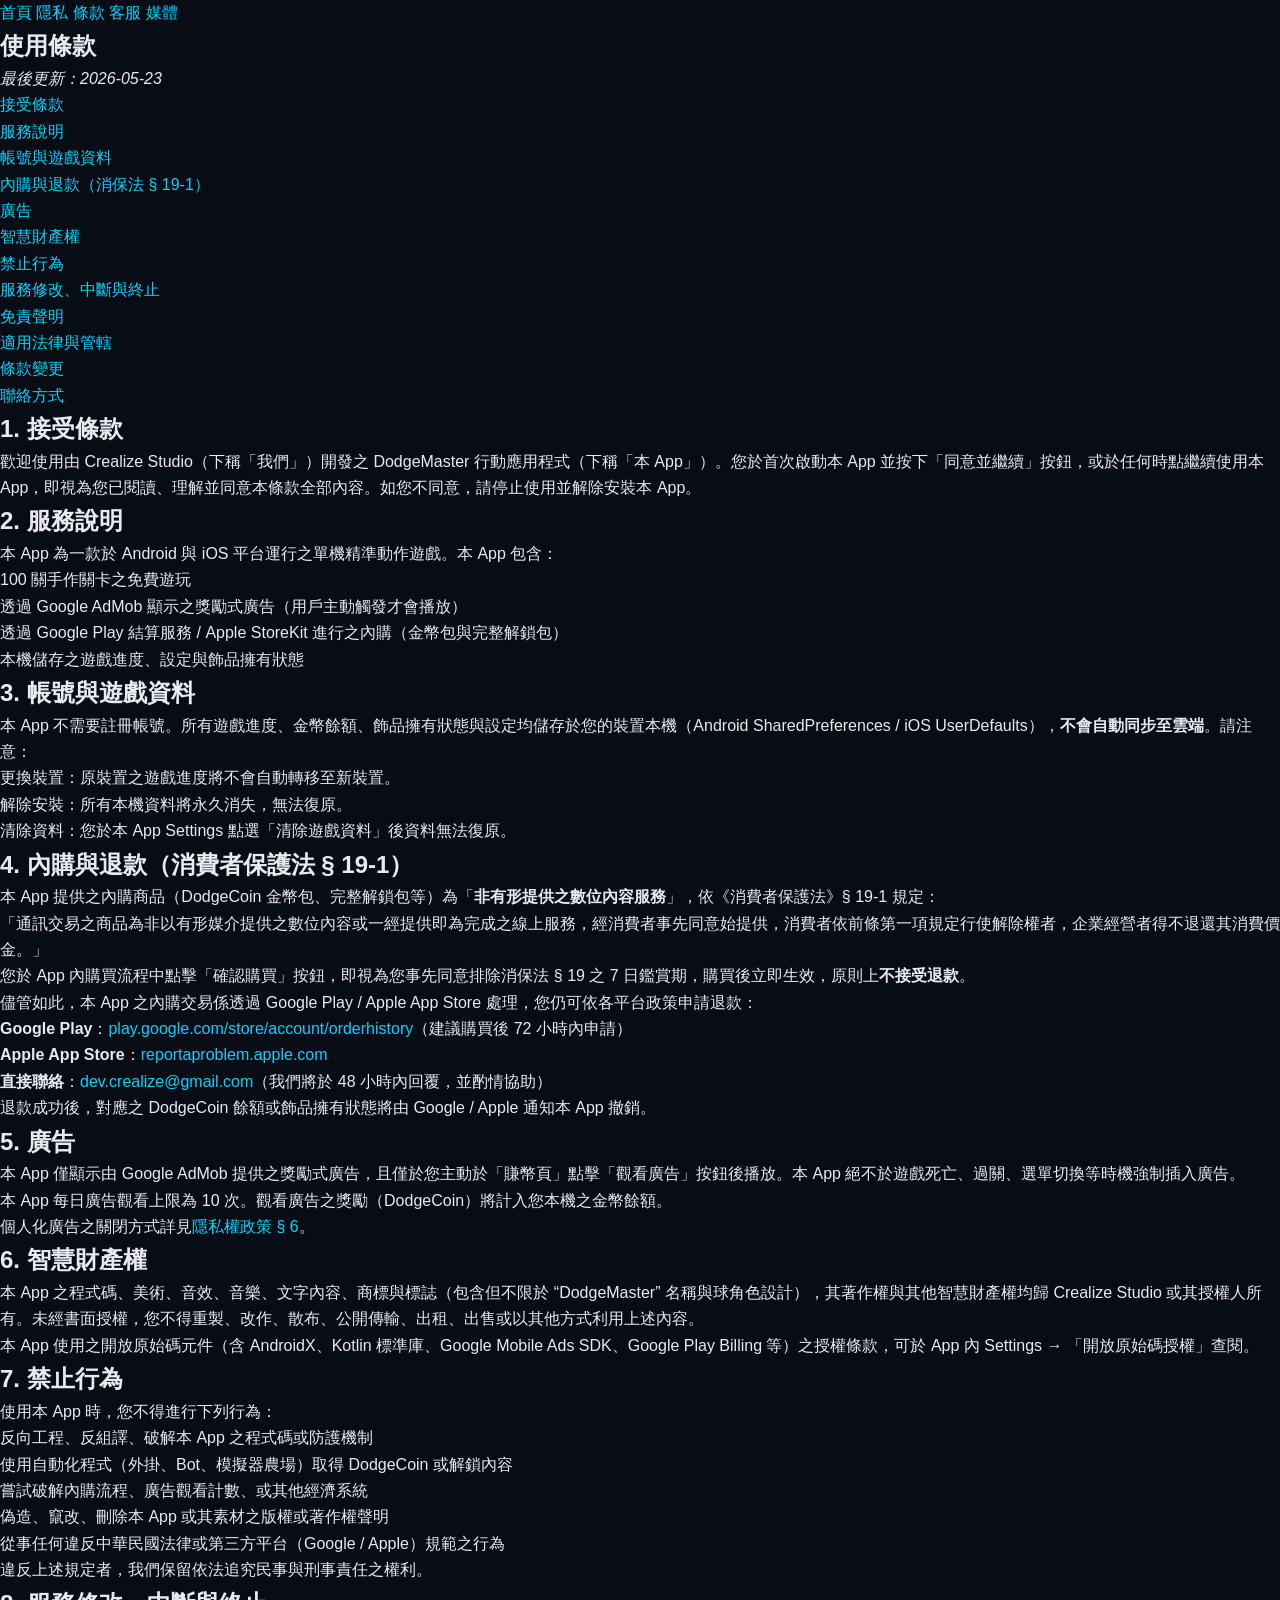
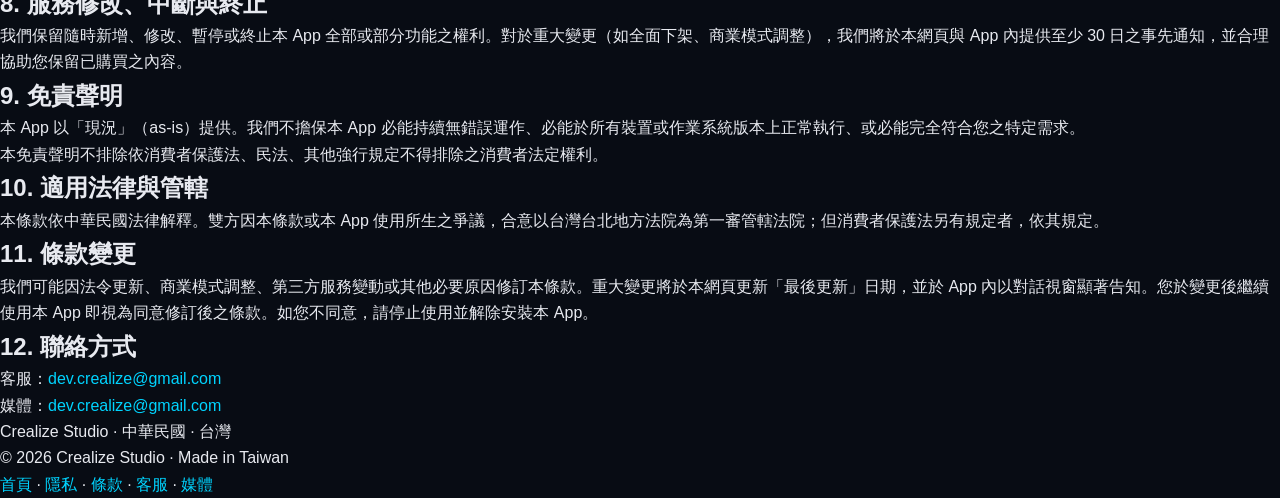
<file: terms.html>
<!doctype html>
<html lang="zh-Hant">
<head>
  <meta charset="utf-8">
  <meta name="viewport" content="width=device-width,initial-scale=1">
  <title>使用條款 — DodgeMaster</title>
  <meta name="description" content="DodgeMaster 使用條款。依中華民國消費者保護法及民法相關規定。">
  <link rel="canonical" href="https://cjc305.github.io/DodgeMaster-web/terms.html">
  <link rel="stylesheet" href="assets/site.css">
</head>
<body>
  <header>
    <nav aria-label="主導覽">
      <a href="./">首頁</a>
      <a href="privacy.html">隱私</a>
      <a href="terms.html" aria-current="page">條款</a>
      <a href="support.html">客服</a>
      <a href="press.html">媒體</a>
    </nav>
  </header>

  <main>
    <article>
      <h1>使用條款</h1>
      <p><em>最後更新：2026-05-23</em></p>

      <nav aria-label="本頁目錄">
        <ol>
          <li><a href="#acceptance">接受條款</a></li>
          <li><a href="#service">服務說明</a></li>
          <li><a href="#account">帳號與遊戲資料</a></li>
          <li><a href="#refund">內購與退款（消保法 § 19-1）</a></li>
          <li><a href="#ads">廣告</a></li>
          <li><a href="#ip">智慧財產權</a></li>
          <li><a href="#prohibited">禁止行為</a></li>
          <li><a href="#service-change">服務修改、中斷與終止</a></li>
          <li><a href="#disclaimer">免責聲明</a></li>
          <li><a href="#jurisdiction">適用法律與管轄</a></li>
          <li><a href="#changes">條款變更</a></li>
          <li><a href="#contact">聯絡方式</a></li>
        </ol>
      </nav>

      <section id="acceptance">
        <h2>1. 接受條款</h2>
        <p>歡迎使用由 Crealize Studio（下稱「我們」）開發之 DodgeMaster 行動應用程式（下稱「本 App」）。您於首次啟動本 App 並按下「同意並繼續」按鈕，或於任何時點繼續使用本 App，即視為您已閱讀、理解並同意本條款全部內容。如您不同意，請停止使用並解除安裝本 App。</p>
      </section>

      <section id="service">
        <h2>2. 服務說明</h2>
        <p>本 App 為一款於 Android 與 iOS 平台運行之單機精準動作遊戲。本 App 包含：</p>
        <ul>
          <li>100 關手作關卡之免費遊玩</li>
          <li>透過 Google AdMob 顯示之獎勵式廣告（用戶主動觸發才會播放）</li>
          <li>透過 Google Play 結算服務 / Apple StoreKit 進行之內購（金幣包與完整解鎖包）</li>
          <li>本機儲存之遊戲進度、設定與飾品擁有狀態</li>
        </ul>
      </section>

      <section id="account">
        <h2>3. 帳號與遊戲資料</h2>
        <p>本 App 不需要註冊帳號。所有遊戲進度、金幣餘額、飾品擁有狀態與設定均儲存於您的裝置本機（Android SharedPreferences / iOS UserDefaults），<strong>不會自動同步至雲端</strong>。請注意：</p>
        <ul>
          <li>更換裝置：原裝置之遊戲進度將不會自動轉移至新裝置。</li>
          <li>解除安裝：所有本機資料將永久消失，無法復原。</li>
          <li>清除資料：您於本 App Settings 點選「清除遊戲資料」後資料無法復原。</li>
        </ul>
      </section>

      <section id="refund">
        <h2>4. 內購與退款（消費者保護法 § 19-1）</h2>
        <p>本 App 提供之內購商品（DodgeCoin 金幣包、完整解鎖包等）為「<strong>非有形提供之數位內容服務</strong>」，依《消費者保護法》§ 19-1 規定：</p>
        <blockquote>
          <p>「通訊交易之商品為非以有形媒介提供之數位內容或一經提供即為完成之線上服務，經消費者事先同意始提供，消費者依前條第一項規定行使解除權者，企業經營者得不退還其消費價金。」</p>
        </blockquote>
        <p>您於 App 內購買流程中點擊「確認購買」按鈕，即視為您事先同意排除消保法 § 19 之 7 日鑑賞期，購買後立即生效，原則上<strong>不接受退款</strong>。</p>
        <p>儘管如此，本 App 之內購交易係透過 Google Play / Apple App Store 處理，您仍可依各平台政策申請退款：</p>
        <ul>
          <li><strong>Google Play</strong>：<a href="https://play.google.com/store/account/orderhistory" rel="external">play.google.com/store/account/orderhistory</a>（建議購買後 72 小時內申請）</li>
          <li><strong>Apple App Store</strong>：<a href="https://reportaproblem.apple.com" rel="external">reportaproblem.apple.com</a></li>
          <li><strong>直接聯絡</strong>：<a href="mailto:dev.crealize@gmail.com">dev.crealize@gmail.com</a>（我們將於 48 小時內回覆，並酌情協助）</li>
        </ul>
        <p>退款成功後，對應之 DodgeCoin 餘額或飾品擁有狀態將由 Google / Apple 通知本 App 撤銷。</p>
      </section>

      <section id="ads">
        <h2>5. 廣告</h2>
        <p>本 App 僅顯示由 Google AdMob 提供之獎勵式廣告，且僅於您主動於「賺幣頁」點擊「觀看廣告」按鈕後播放。本 App 絕不於遊戲死亡、過關、選單切換等時機強制插入廣告。</p>
        <p>本 App 每日廣告觀看上限為 10 次。觀看廣告之獎勵（DodgeCoin）將計入您本機之金幣餘額。</p>
        <p>個人化廣告之關閉方式詳見<a href="privacy.html#advertising">隱私權政策 § 6</a>。</p>
      </section>

      <section id="ip">
        <h2>6. 智慧財產權</h2>
        <p>本 App 之程式碼、美術、音效、音樂、文字內容、商標與標誌（包含但不限於 “DodgeMaster” 名稱與球角色設計），其著作權與其他智慧財產權均歸 Crealize Studio 或其授權人所有。未經書面授權，您不得重製、改作、散布、公開傳輸、出租、出售或以其他方式利用上述內容。</p>
        <p>本 App 使用之開放原始碼元件（含 AndroidX、Kotlin 標準庫、Google Mobile Ads SDK、Google Play Billing 等）之授權條款，可於 App 內 Settings → 「開放原始碼授權」查閱。</p>
      </section>

      <section id="prohibited">
        <h2>7. 禁止行為</h2>
        <p>使用本 App 時，您不得進行下列行為：</p>
        <ul>
          <li>反向工程、反組譯、破解本 App 之程式碼或防護機制</li>
          <li>使用自動化程式（外掛、Bot、模擬器農場）取得 DodgeCoin 或解鎖內容</li>
          <li>嘗試破解內購流程、廣告觀看計數、或其他經濟系統</li>
          <li>偽造、竄改、刪除本 App 或其素材之版權或著作權聲明</li>
          <li>從事任何違反中華民國法律或第三方平台（Google / Apple）規範之行為</li>
        </ul>
        <p>違反上述規定者，我們保留依法追究民事與刑事責任之權利。</p>
      </section>

      <section id="service-change">
        <h2>8. 服務修改、中斷與終止</h2>
        <p>我們保留隨時新增、修改、暫停或終止本 App 全部或部分功能之權利。對於重大變更（如全面下架、商業模式調整），我們將於本網頁與 App 內提供至少 30 日之事先通知，並合理協助您保留已購買之內容。</p>
      </section>

      <section id="disclaimer">
        <h2>9. 免責聲明</h2>
        <p>本 App 以「現況」（as-is）提供。我們不擔保本 App 必能持續無錯誤運作、必能於所有裝置或作業系統版本上正常執行、或必能完全符合您之特定需求。</p>
        <p>本免責聲明不排除依消費者保護法、民法、其他強行規定不得排除之消費者法定權利。</p>
      </section>

      <section id="jurisdiction">
        <h2>10. 適用法律與管轄</h2>
        <p>本條款依中華民國法律解釋。雙方因本條款或本 App 使用所生之爭議，合意以台灣台北地方法院為第一審管轄法院；但消費者保護法另有規定者，依其規定。</p>
      </section>

      <section id="changes">
        <h2>11. 條款變更</h2>
        <p>我們可能因法令更新、商業模式調整、第三方服務變動或其他必要原因修訂本條款。重大變更將於本網頁更新「最後更新」日期，並於 App 內以對話視窗顯著告知。您於變更後繼續使用本 App 即視為同意修訂後之條款。如您不同意，請停止使用並解除安裝本 App。</p>
      </section>

      <section id="contact">
        <h2>12. 聯絡方式</h2>
        <ul>
          <li>客服：<a href="mailto:dev.crealize@gmail.com">dev.crealize@gmail.com</a></li>
          <li>媒體：<a href="mailto:dev.crealize@gmail.com">dev.crealize@gmail.com</a></li>
          <li>Crealize Studio · 中華民國 · 台灣</li>
        </ul>
      </section>
    </article>
  </main>

  <footer>
    <p>© 2026 Crealize Studio · Made in Taiwan</p>
    <p>
      <a href="./">首頁</a> ·
      <a href="privacy.html">隱私</a> ·
      <a href="terms.html">條款</a> ·
      <a href="support.html">客服</a> ·
      <a href="press.html">媒體</a>
    </p>
  </footer>
</body>
</html>
</file>
<file: assets/site.css>
/* DodgeMaster Marketing Site — Round 73 full redesign */
/* Design system: dark space + electric cyan + coral red */

/* ── TOKENS ────────────────────────────────────────────── */
:root {
  --bg:          #080c14;
  --bg-card:     rgba(255,255,255,0.04);
  --bg-card-h:   rgba(255,255,255,0.07);
  --fg:          #e8eaf0;
  --fg-muted:    #7a7f8e;
  --cyan:        #00d4ff;
  --cyan-dim:    rgba(0,212,255,0.15);
  --coral:       #ff5b6e;
  --coral-dim:   rgba(255,91,110,0.15);
  --gold:        #f5c542;
  --purple:      #9b6dff;
  --green:       #34d399;
  --border:      rgba(255,255,255,0.08);
  --radius-s:    8px;
  --radius-m:    16px;
  --radius-l:    24px;
  --max-w:       1080px;
  --font:        -apple-system,BlinkMacSystemFont,"PingFang TC","Microsoft JhengHei","Noto Sans TC",sans-serif;
}

/* ── RESET ─────────────────────────────────────────────── */
*, *::before, *::after { box-sizing: border-box; margin: 0; padding: 0; }
html { scroll-behavior: smooth; -webkit-text-size-adjust: 100%; }
body {
  font-family: var(--font);
  background: var(--bg);
  color: var(--fg);
  line-height: 1.65;
  overflow-x: hidden;
}
img { display: block; max-width: 100%; }
a { color: var(--cyan); text-decoration: none; }
a:hover { text-decoration: underline; }
a:focus-visible { outline: 2px solid var(--cyan); outline-offset: 3px; border-radius: 3px; }
ul { list-style: none; }

/* ── HEADER / NAV ───────────────────────────────────────── */
.site-header {
  position: sticky;
  top: 0;
  z-index: 100;
  background: rgba(8,12,20,0.85);
  backdrop-filter: blur(12px);
  -webkit-backdrop-filter: blur(12px);
  border-bottom: 1px solid var(--border);
}
.nav-inner {
  max-width: var(--max-w);
  margin: 0 auto;
  padding: 12px 20px;
  display: flex;
  align-items: center;
  gap: 24px;
}
.brand {
  font-weight: 800;
  font-size: 1.1rem;
  color: var(--cyan);
  letter-spacing: .05em;
  text-decoration: none;
  flex-shrink: 0;
}
.nav-links {
  display: flex;
  gap: 4px;
  flex: 1;
}
.nav-links a {
  color: var(--fg-muted);
  font-size: .9rem;
  padding: 6px 10px;
  border-radius: var(--radius-s);
  transition: color .15s, background .15s;
}
.nav-links a:hover,
.nav-links a[aria-current="page"] {
  color: var(--fg);
  background: var(--bg-card);
  text-decoration: none;
}
.nav-cta {
  flex-shrink: 0;
  background: var(--cyan);
  color: #060a10;
  font-weight: 700;
  font-size: .85rem;
  padding: 8px 16px;
  border-radius: var(--radius-s);
  transition: opacity .15s;
}
.nav-cta:hover { opacity: .85; text-decoration: none; }

/* ── HERO ───────────────────────────────────────────────── */
.hero {
  max-width: var(--max-w);
  margin: 0 auto;
  padding: 80px 20px 60px;
  display: flex;
  align-items: center;
  gap: 60px;
}
.hero-text { flex: 1; min-width: 0; }
.hero-eyebrow {
  font-size: .8rem;
  font-weight: 600;
  letter-spacing: .12em;
  text-transform: uppercase;
  color: var(--cyan);
  margin-bottom: 12px;
}
.hero h1 {
  font-size: clamp(2.8rem, 7vw, 5rem);
  font-weight: 900;
  line-height: 1.1;
  background: linear-gradient(135deg, #fff 40%, var(--cyan));
  -webkit-background-clip: text;
  -webkit-text-fill-color: transparent;
  background-clip: text;
  margin-bottom: 8px;
}
.hero-slogan {
  font-size: clamp(1.1rem, 2.5vw, 1.5rem);
  color: var(--coral);
  font-weight: 700;
  margin-bottom: 20px;
}
.hero-desc {
  color: var(--fg-muted);
  font-size: 1rem;
  line-height: 1.8;
  margin-bottom: 32px;
  max-width: 480px;
}
.hero-cta { display: flex; gap: 12px; flex-wrap: wrap; margin-bottom: 16px; }
.btn-primary {
  display: inline-flex;
  align-items: center;
  gap: 8px;
  background: var(--cyan);
  color: #060a10;
  font-weight: 800;
  font-size: .95rem;
  padding: 14px 24px;
  border-radius: var(--radius-m);
  transition: opacity .15s, transform .15s;
  text-decoration: none;
}
.btn-primary:hover { opacity: .88; transform: translateY(-1px); text-decoration: none; }
.hero-note { font-size: .8rem; color: var(--fg-muted); }

/* Hero phone visual */
.hero-visual {
  flex-shrink: 0;
  position: relative;
  display: flex;
  align-items: center;
  justify-content: center;
}
.phone-frame {
  position: relative;
  z-index: 2;
  border-radius: 28px;
  overflow: hidden;
  border: 2px solid rgba(0,212,255,.3);
  box-shadow:
    0 0 0 1px rgba(0,212,255,.1),
    0 24px 60px rgba(0,0,0,.6),
    0 0 80px rgba(0,212,255,.12);
}
.phone-frame img { border-radius: 26px; width: 240px; }
.glow-orb {
  position: absolute;
  width: 280px;
  height: 280px;
  border-radius: 50%;
  background: radial-gradient(circle, rgba(0,212,255,.18) 0%, transparent 70%);
  z-index: 1;
  pointer-events: none;
}

/* ── SECTION COMMON ─────────────────────────────────────── */
.section-label {
  font-size: .75rem;
  font-weight: 700;
  letter-spacing: .15em;
  text-transform: uppercase;
  color: var(--cyan);
  margin-bottom: 24px;
}

/* ── SCREENSHOTS SCROLL ─────────────────────────────────── */
.shots-section {
  padding: 40px 0 60px;
  border-top: 1px solid var(--border);
}
.shots-section .section-label { padding-left: 20px; max-width: var(--max-w); margin: 0 auto 20px; }
.shots-scroll {
  display: flex;
  gap: 12px;
  overflow-x: auto;
  padding: 8px 20px 16px;
  scrollbar-width: thin;
  scrollbar-color: var(--border) transparent;
  max-width: 100%;
}
.shots-scroll::-webkit-scrollbar { height: 4px; }
.shots-scroll::-webkit-scrollbar-track { background: transparent; }
.shots-scroll::-webkit-scrollbar-thumb { background: var(--border); border-radius: 4px; }
.shots-scroll div { flex-shrink: 0; }
.shots-scroll img {
  height: 300px;
  width: auto;
  max-width: none;        /* override global img { max-width:100% } — intentional horizontal scroll */
  border-radius: var(--radius-m);
  border: 1px solid var(--border);
  box-shadow: 0 8px 24px rgba(0,0,0,.4);
}

/* ── FEATURES ───────────────────────────────────────────── */
.features-section {
  max-width: var(--max-w);
  margin: 0 auto;
  padding: 60px 20px;
  border-top: 1px solid var(--border);
}
.features-grid {
  display: grid;
  grid-template-columns: repeat(auto-fit, minmax(240px, 1fr));
  gap: 16px;
}
.feat-card {
  background: var(--bg-card);
  border: 1px solid var(--border);
  border-radius: var(--radius-m);
  padding: 28px;
  transition: background .2s, border-color .2s;
}
.feat-card:hover {
  background: var(--bg-card-h);
  border-color: rgba(0,212,255,.25);
}
.feat-icon {
  font-size: 2rem;
  margin-bottom: 16px;
  display: block;
}
.feat-card h3 {
  font-size: 1rem;
  font-weight: 700;
  margin-bottom: 8px;
  color: var(--fg);
}
.feat-card p {
  font-size: .9rem;
  color: var(--fg-muted);
  line-height: 1.7;
}

/* ── HOW TO PLAY ────────────────────────────────────────── */
.howto-section {
  max-width: var(--max-w);
  margin: 0 auto;
  padding: 60px 20px;
  border-top: 1px solid var(--border);
}
.howto-grid {
  display: grid;
  grid-template-columns: repeat(auto-fit, minmax(200px, 1fr));
  gap: 16px;
}
.howto-step {
  display: flex;
  gap: 16px;
  align-items: flex-start;
  background: var(--bg-card);
  border: 1px solid var(--border);
  border-radius: var(--radius-m);
  padding: 20px;
}
.step-num {
  flex-shrink: 0;
  width: 40px;
  height: 40px;
  display: flex;
  align-items: center;
  justify-content: center;
  background: var(--cyan-dim);
  border: 1px solid rgba(0,212,255,.3);
  color: var(--cyan);
  font-weight: 900;
  font-size: 1rem;
  border-radius: var(--radius-s);
  line-height: 1;
}
.howto-step strong { display: block; font-size: .95rem; margin-bottom: 4px; }
.howto-step p { font-size: .85rem; color: var(--fg-muted); margin: 0; }

/* ── MONETISATION ───────────────────────────────────────── */
.money-section {
  max-width: var(--max-w);
  margin: 0 auto;
  padding: 60px 20px;
  border-top: 1px solid var(--border);
}
.money-lead {
  font-size: 1rem;
  color: var(--fg-muted);
  margin-bottom: 28px;
  max-width: 580px;
}
.money-grid {
  display: grid;
  grid-template-columns: repeat(auto-fit, minmax(220px, 1fr));
  gap: 16px;
}
.money-card {
  background: var(--bg-card);
  border: 1px solid var(--border);
  border-radius: var(--radius-m);
  padding: 24px;
}
.money-card.earn  { border-color: rgba(52,211,153,.2); }
.money-card.ads   { border-color: rgba(245,197,66,.2); }
.money-card.iap   { border-color: rgba(0,212,255,.2); }
.money-card h3 { font-size: .95rem; font-weight: 700; margin-bottom: 14px; }
.money-card li {
  font-size: .88rem;
  color: var(--fg-muted);
  padding: 5px 0;
  border-bottom: 1px solid var(--border);
}
.money-card li:last-child { border-bottom: 0; }
.money-card strong { color: var(--fg); }

/* ── COSMETICS ──────────────────────────────────────────── */
.cosmetics-section {
  max-width: var(--max-w);
  margin: 0 auto;
  padding: 60px 20px;
  border-top: 1px solid var(--border);
}
.rarity-grid {
  display: grid;
  grid-template-columns: repeat(auto-fit, minmax(140px, 1fr));
  gap: 12px;
  margin-bottom: 16px;
}
.rarity-item {
  background: var(--bg-card);
  border: 1px solid var(--border);
  border-radius: var(--radius-m);
  padding: 20px 16px;
  text-align: center;
  display: flex;
  flex-direction: column;
  gap: 6px;
}
.rarity-item.common  { border-color: rgba(107,114,128,.4); }
.rarity-item.rare    { border-color: rgba(59,130,246,.4); }
.rarity-item.epic    { border-color: rgba(155,109,255,.4); }
.rarity-item.legend  { border-color: rgba(245,197,66,.5); background: rgba(245,197,66,.05); }
.rarity-label { font-size: .75rem; font-weight: 700; letter-spacing: .05em; text-transform: uppercase; color: var(--fg-muted); }
.rarity-item.rare   .rarity-label { color: #60a5fa; }
.rarity-item.epic   .rarity-label { color: #a78bfa; }
.rarity-item.legend .rarity-label { color: var(--gold); }
.rarity-count { font-size: 1.3rem; font-weight: 800; color: var(--fg); }
.rarity-price { font-size: .8rem; color: var(--fg-muted); }
.cosmetics-note { font-size: .85rem; color: var(--fg-muted); }

/* ── ABOUT ──────────────────────────────────────────────── */
.about-section {
  max-width: var(--max-w);
  margin: 0 auto;
  padding: 60px 20px 80px;
  border-top: 1px solid var(--border);
}
.about-section p { font-size: .95rem; color: var(--fg-muted); margin-bottom: 8px; }
.about-section strong { color: var(--fg); }

/* ── FOOTER ─────────────────────────────────────────────── */
.site-footer {
  background: rgba(0,0,0,.4);
  border-top: 1px solid var(--border);
  padding: 32px 20px;
}
.footer-inner {
  max-width: var(--max-w);
  margin: 0 auto;
  display: flex;
  align-items: center;
  justify-content: space-between;
  flex-wrap: wrap;
  gap: 16px;
}
.footer-brand { font-size: .85rem; color: var(--fg-muted); }
.footer-links { display: flex; flex-wrap: wrap; gap: 4px; }
.footer-links a {
  font-size: .82rem;
  color: var(--fg-muted);
  padding: 4px 8px;
  border-radius: 6px;
  transition: color .15s;
}
.footer-links a:hover { color: var(--fg); text-decoration: none; }

/* ── RESPONSIVE ─────────────────────────────────────────── */
@media (max-width: 760px) {
  .hero {
    flex-direction: column;
    padding: 48px 20px 40px;
    gap: 40px;
    text-align: center;
  }
  .hero-desc { max-width: 100%; }
  .hero-cta { justify-content: center; }
  .hero-visual { width: 100%; }
  .phone-frame img { width: 200px; }
  .nav-links { display: none; }
  .nav-cta { margin-left: auto; }
  .footer-inner { flex-direction: column; align-items: flex-start; }
}

@media (prefers-reduced-motion: reduce) {
  html { scroll-behavior: auto; }
  .btn-primary:hover { transform: none; }
}
</file>
